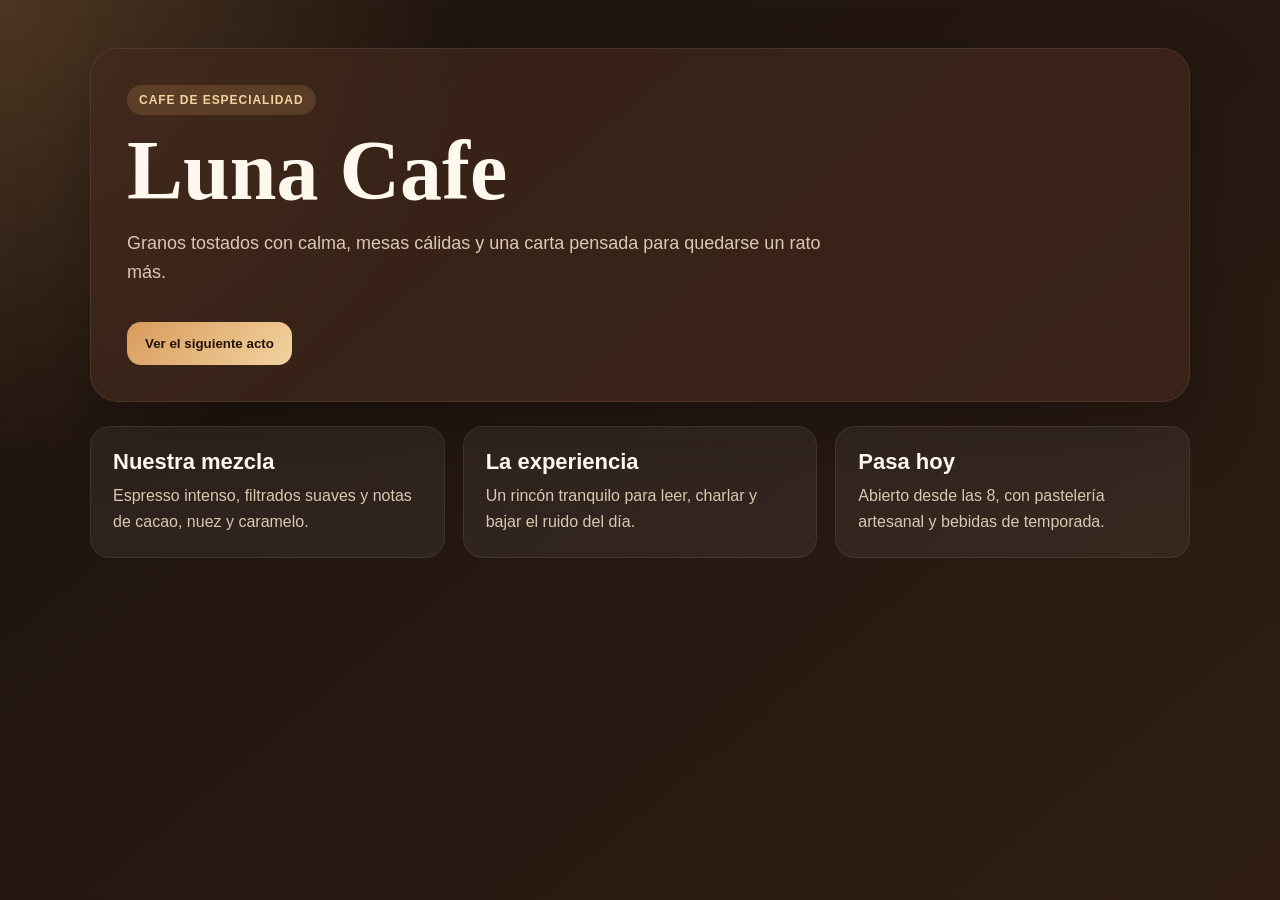
<file: legacy/generated_sites/cafe/index.html>
<!doctype html>
<html lang="es">
<head>
  <meta charset="utf-8">
  <meta name="viewport" content="width=device-width, initial-scale=1">
  <title>Luna Cafe</title>
  <link rel="stylesheet" href="styles.css">
</head>
<body>
  <main class="shell">
    <section class="hero">
      <div class="eyebrow">Cafe de especialidad</div>
      <h1>Luna Cafe</h1>
      <p class="hero-copy">Granos tostados con calma, mesas cálidas y una carta pensada para quedarse un rato más.</p>
      <button id="ctaButton" class="cta">Ver el siguiente acto</button>
    </section>
    <section class="grid">
      
        <article class="card">
          <h3>Nuestra mezcla</h3>
          <p>Espresso intenso, filtrados suaves y notas de cacao, nuez y caramelo.</p>
        </article>

        <article class="card">
          <h3>La experiencia</h3>
          <p>Un rincón tranquilo para leer, charlar y bajar el ruido del día.</p>
        </article>

        <article class="card">
          <h3>Pasa hoy</h3>
          <p>Abierto desde las 8, con pastelería artesanal y bebidas de temporada.</p>
        </article>
    </section>
  </main>
  <script src="app.js"></script>
</body>
</html>
</file>
<file: legacy/generated_sites/cafe/styles.css>
:root {
  --bg: #1b120d;
  --bg2: #2f1d14;
  --accent: #d89b5b;
  --accent2: #f2d3a1;
  --text: #fff8ee;
  --muted: #dbc8b3;
  --card: rgba(66, 41, 28, 0.72);
}

* {
  box-sizing: border-box;
}

body {
  margin: 0;
  min-height: 100vh;
  font-family: "Segoe UI", sans-serif;
  background:
    radial-gradient(circle at top left, color-mix(in srgb, var(--accent) 26%, transparent), transparent 30%),
    linear-gradient(140deg, var(--bg), var(--bg2));
  color: var(--text);
}

.shell {
  width: min(1100px, calc(100vw - 32px));
  margin: 0 auto;
  padding: 48px 0 64px;
}

.hero {
  padding: 36px;
  border: 1px solid rgba(255,255,255,0.08);
  border-radius: 28px;
  background: var(--card);
  box-shadow: 0 30px 70px rgba(0,0,0,0.25);
}

.eyebrow {
  display: inline-block;
  padding: 8px 12px;
  border-radius: 999px;
  background: color-mix(in srgb, var(--accent) 20%, transparent);
  color: var(--accent2);
  font-size: 12px;
  font-weight: 700;
  text-transform: uppercase;
  letter-spacing: 0.08em;
}

h1 {
  margin: 16px 0 12px;
  font-size: clamp(42px, 8vw, 84px);
  line-height: 0.95;
  font-family: Georgia, serif;
}

.hero-copy {
  max-width: 720px;
  color: var(--muted);
  font-size: 18px;
  line-height: 1.6;
}

.cta {
  margin-top: 18px;
  border: 0;
  border-radius: 14px;
  padding: 14px 18px;
  font-weight: 700;
  background: linear-gradient(135deg, var(--accent), var(--accent2));
  color: #201108;
  cursor: pointer;
}

.grid {
  margin-top: 24px;
  display: grid;
  grid-template-columns: repeat(3, minmax(0, 1fr));
  gap: 18px;
}

.card {
  padding: 22px;
  border-radius: 20px;
  background: rgba(255,255,255,0.06);
  border: 1px solid rgba(255,255,255,0.07);
}

.card h3 {
  margin: 0 0 8px;
  font-size: 22px;
}

.card p {
  margin: 0;
  color: var(--muted);
  line-height: 1.6;
}

@media (max-width: 860px) {
  .grid {
    grid-template-columns: 1fr;
  }
}
</file>
